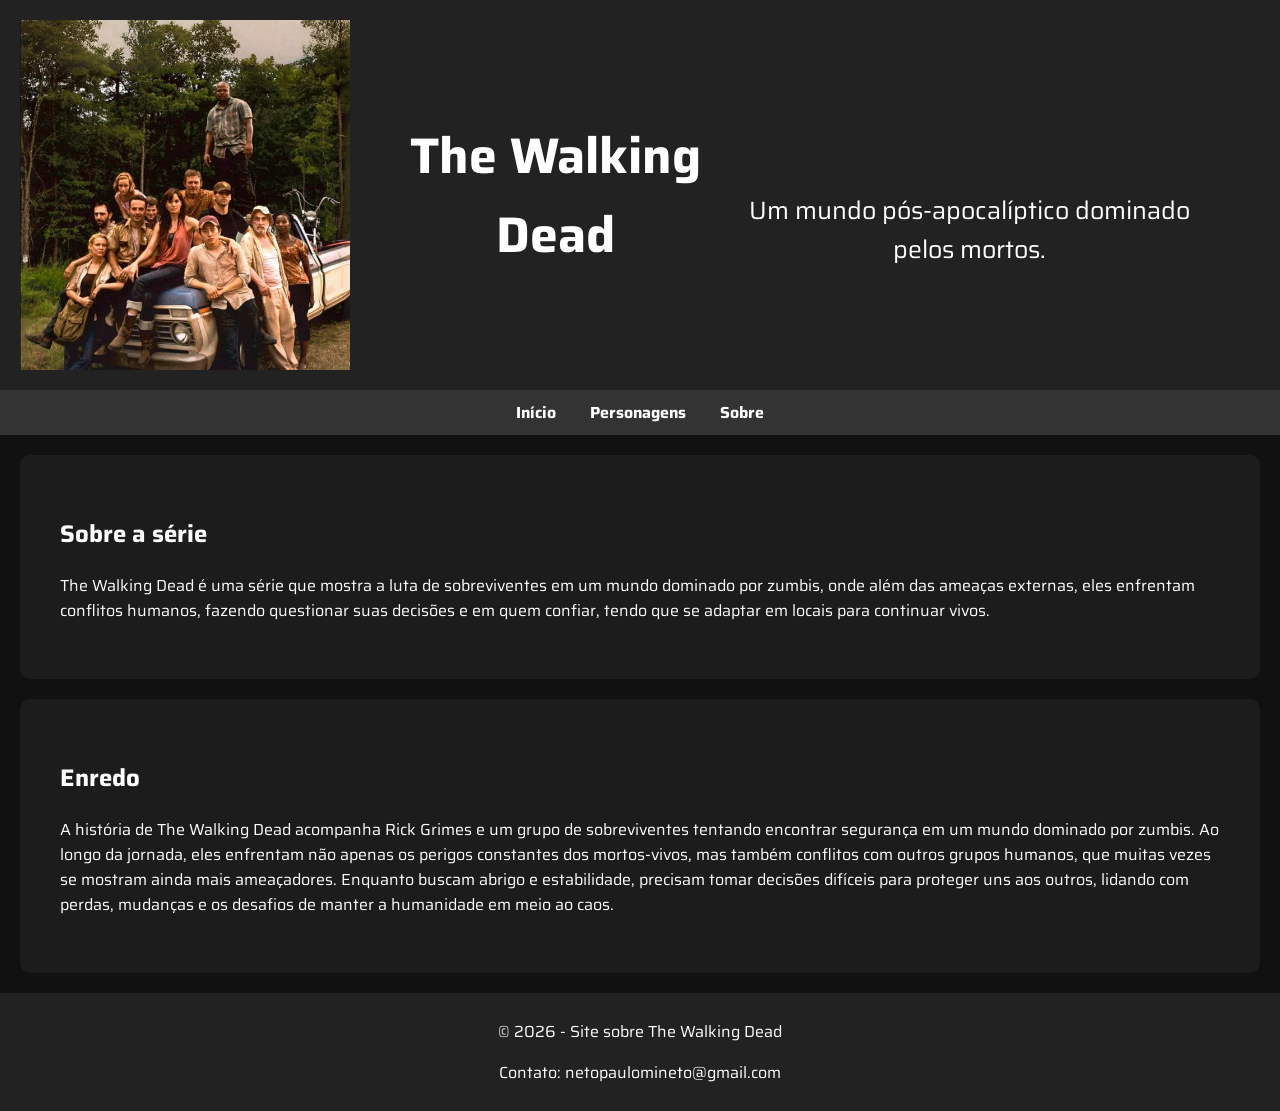
<file: index.html>
<!DOCTYPE html>
<html lang="pt-br">
<head>
    <meta charset="UTF-8">
    <meta name="viewport" content="width=device-width, initial-scale=1.0">
    <title>The Walking Dead</title>
    <link rel="stylesheet" href="./Styles/styles.css">
    <link rel="shortcut icon" href="./img/favicon.ico" type="image/x-icon">
</head>
<body>
    <header>
            <img src="./img/twd logo inicio.webp" alt="Logo Twd" class="TWDLogo"
        <div class="texto-header">
            <h1 class="titulo1"> The Walking Dead</h1>
            <p class="paragrafo1"> Um mundo pós-apocalíptico dominado pelos mortos.</p>
        </div>

    </header>

    <nav>
        <a href="index.html">Início</a>
        <a href="personagens.html">Personagens</a>
        <a href="sobre.html">Sobre</a>
    </nav>

    <main>
        <Section>
            <h2>Sobre a série</h2>
            <p>
                The Walking Dead é uma série que mostra a luta de sobreviventes em um mundo dominado por zumbis, onde além das ameaças externas, eles enfrentam conflitos humanos, fazendo questionar suas decisões e em quem confiar, tendo que se adaptar em locais para continuar vivos.
            </p>
        </Section>

        <section>
            <h2>Enredo</h2>
            <p>
                A história de The Walking Dead acompanha Rick Grimes e um grupo de sobreviventes tentando encontrar segurança em um mundo dominado por zumbis. Ao longo da jornada, eles enfrentam não apenas os perigos constantes dos mortos-vivos, mas também conflitos com outros grupos humanos, que muitas vezes se mostram ainda mais ameaçadores. Enquanto buscam abrigo e estabilidade, precisam tomar decisões difíceis para proteger uns aos outros, lidando com perdas, mudanças e os desafios de manter a humanidade em meio ao caos.
            </p>
        </section>

    </main>

    <footer>
        <p>© 2026 - Site sobre The Walking Dead</p>
        <p>Contato: netopaulomineto@gmail.com</p>
    </footer>
    
</body>
</html>
</file>
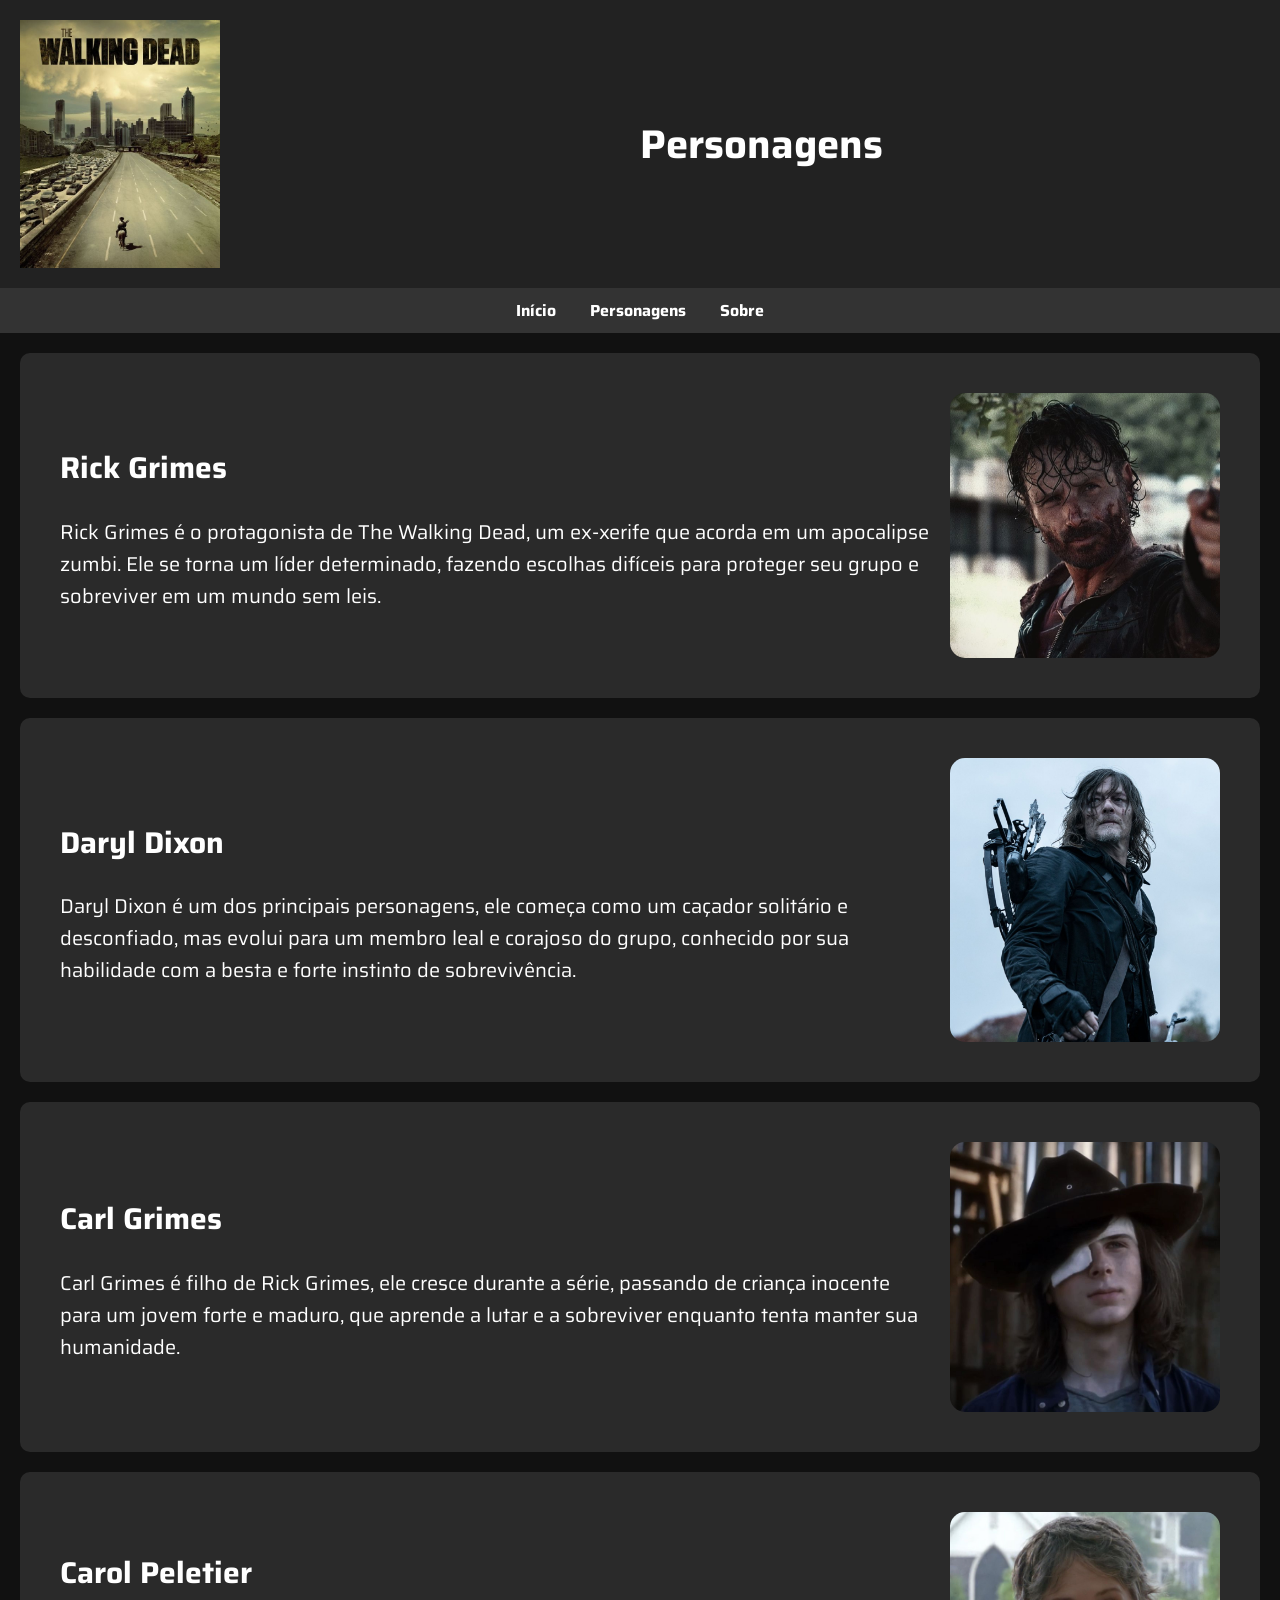
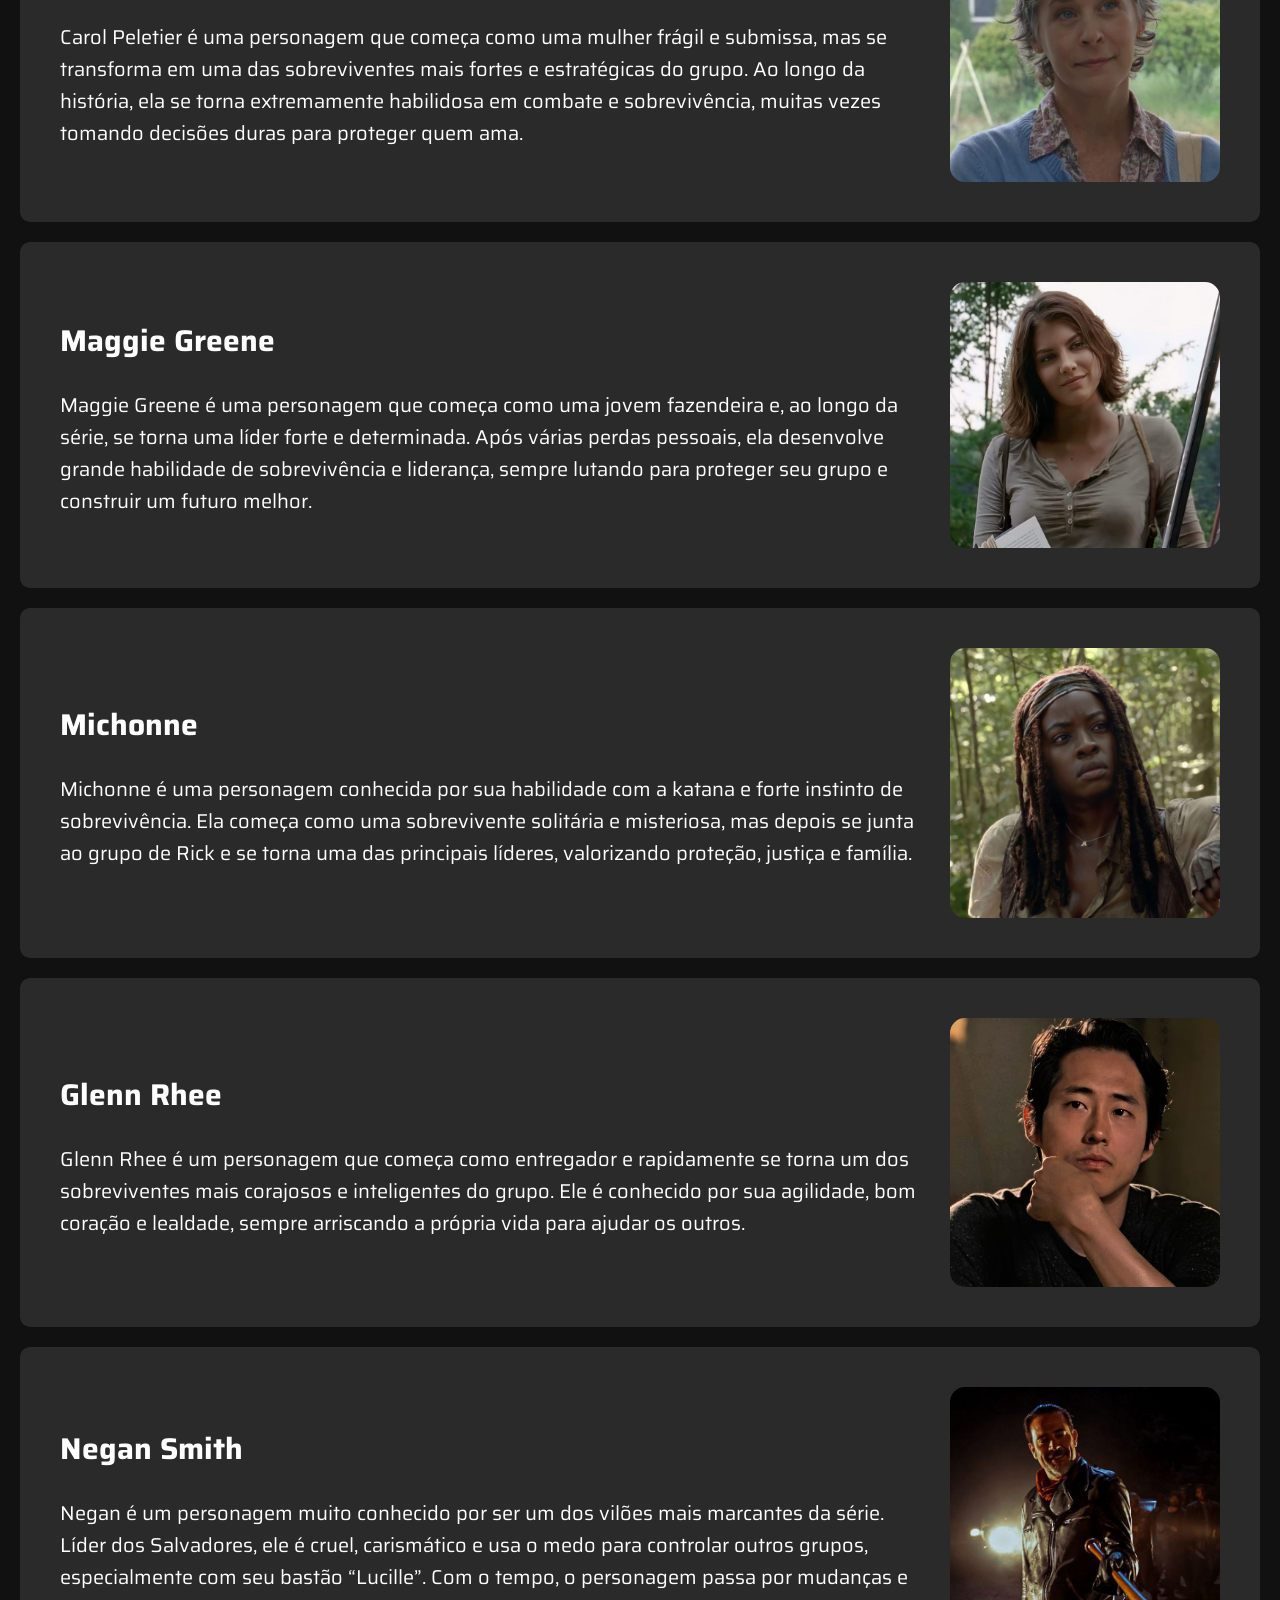
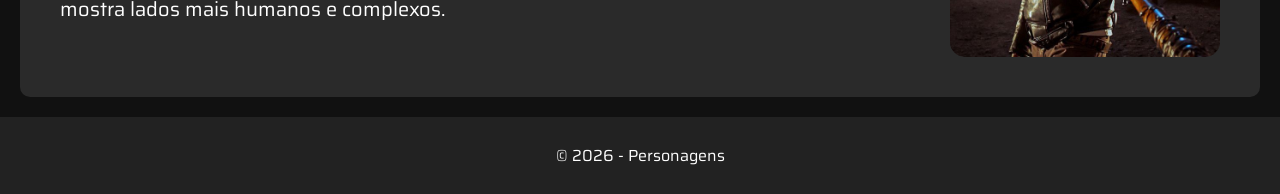
<file: personagens.html>
<!DOCTYPE html>
<html lang="pt-br">
<head>
    <meta charset="UTF-8">
    <meta name="viewport" content="width=device-width, initial-scale=1.0">
    <title>Personagens</title>
    <link rel="stylesheet" href="./Styles/personagens.css">
    <link rel="shortcut icon" href="./img/favicon.ico" type="image/x-icon">
</head>
<body>
    <header>
        <img src="./img/logo.jpg" alt="logo twd" class="logotwd">
        <h1 class="titulo2">Personagens</h1>
    </header>

    <nav>
        <a href="index.html">Início</a>
        <a href="personagens.html">Personagens</a>
        <a href="sobre.html">Sobre</a>
    </nav>

    <main>
        <section class="secao-personagens">
            <div>
                <h2 class="nome1">Rick Grimes</h2>
                <p>Rick Grimes é o protagonista de The Walking Dead, um ex-xerife que acorda em um apocalipse zumbi. Ele se torna um líder determinado, fazendo escolhas difíceis para proteger seu grupo e sobreviver em um mundo sem leis.</p>
            </div>
            <img src="./img/Rick.jpg" alt="Rick Grimes" class="fotop1">
                
            
        </section>

        <section class="secao-personagens">
            <div>
                <h2 class="nome2">Daryl Dixon</h2>
                <p>Daryl Dixon é um dos principais personagens, ele começa como um caçador solitário e desconfiado, mas evolui para um membro leal e corajoso do grupo, conhecido por sua habilidade com a besta e forte instinto de sobrevivência.</p>
            </div>
            <img src="./img/Daryl2.png" alt="Daryl dixon" class="fotop2">
        </section>

        <section class="secao-personagens">
            <div>
                <h2 class="nome3">Carl Grimes</h2>
                <p>Carl Grimes é filho de Rick Grimes, ele cresce durante a série, passando de criança inocente para um jovem forte e maduro, que aprende a lutar e a sobreviver enquanto tenta manter sua humanidade.</p>
            </div>
            <img src="./img/Carl.jpg" alt="Carl Grimes" class="fotop3">
        </section>

        <section class="secao-personagens">
            <div>
                <h2 class="nome4">Carol Peletier</h2>
                <p>Carol Peletier é uma personagem que começa como uma mulher frágil e submissa, mas se transforma em uma das sobreviventes mais fortes e estratégicas do grupo. Ao longo da história, ela se torna extremamente habilidosa em combate e sobrevivência, muitas vezes tomando decisões duras para proteger quem ama.</p>
            </div>
                <img src="./img/Carol.jpg" alt="Carol" class="fotop4">
        </section>

        <section class="secao-personagens">
            <div>
                <h2 class="nome5">Maggie Greene</h2>
                <p>Maggie Greene é uma personagem que começa como uma jovem fazendeira e, ao longo da série, se torna uma líder forte e determinada. Após várias perdas pessoais, ela desenvolve grande habilidade de sobrevivência e liderança, sempre lutando para proteger seu grupo e construir um futuro melhor.</p>
            </div>
                <img src="./img/maggie.jpg" alt="Maggie" class="fotop5">
            
        </section>

        <section class="secao-personagens">
            <div>
                <h2 class="nome6">Michonne</h2>
                <p>Michonne é uma personagem conhecida por sua habilidade com a katana e forte instinto de sobrevivência. Ela começa como uma sobrevivente solitária e misteriosa, mas depois se junta ao grupo de Rick e se torna uma das principais líderes, valorizando proteção, justiça e família.</p>
            </div>
             <img src="./img/Michonne.jpg" alt="Michonne" class="fotop6">
        </section>

        <section class="secao-personagens">
            <div>
                <h2 class="nome7">Glenn Rhee</h2>
                <p>Glenn Rhee é um personagem que começa como entregador e rapidamente se torna um dos sobreviventes mais corajosos e inteligentes do grupo. Ele é conhecido por sua agilidade, bom coração e lealdade, sempre arriscando a própria vida para ajudar os outros.</p>
            </div>
            <img src="./img/Gleen.jpg" alt="Glenn" class="fotop7">
        </section>

        <section class="secao-personagens">
            <div>
                <h2 class="nome8"> Negan Smith</h2>
                <p>Negan é um personagem muito conhecido por ser um dos vilões mais marcantes da série. Líder dos Salvadores, ele é cruel, carismático e usa o medo para controlar outros grupos, especialmente com seu bastão “Lucille”. Com o tempo, o personagem passa por mudanças e mostra lados mais humanos e complexos.</p>
            </div>
            <img src="./img/Negan.jpg" alt="Negan Smith" class="fotop8">
        </section>
    </main>

    <footer>
        <p>© 2026 - Personagens</p>
    </footer>
    
</body>
</html>
</file>
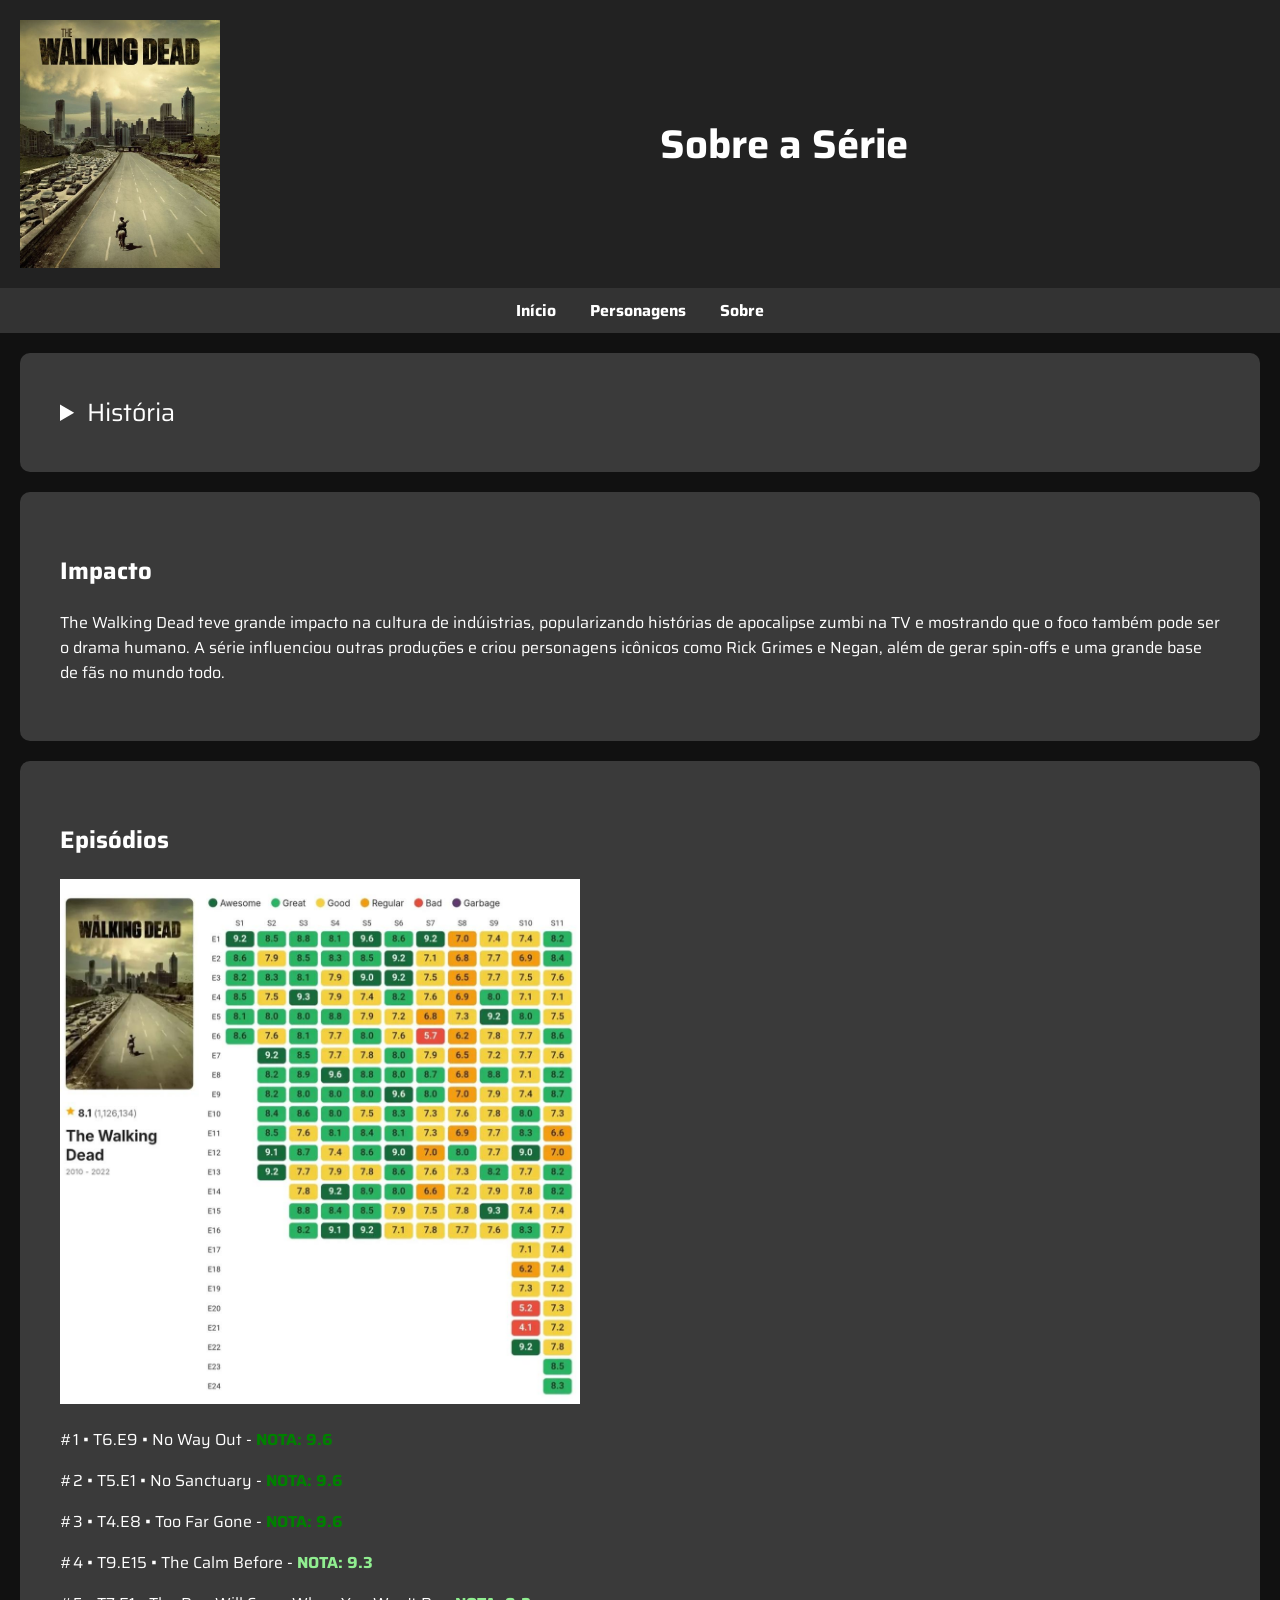
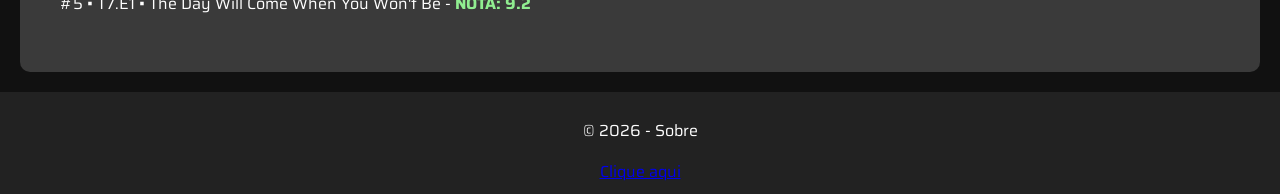
<file: sobre.html>
<!DOCTYPE html>
<html lang="pt-br">
<head>
    <meta charset="UTF-8">
    <meta name="viewport" content="width=device-width, initial-scale=1.0">
    <title>Sobre</title>
    <link rel="stylesheet" href="./Styles/sobre.css">
    <link rel="shortcut icon" href="./img/favicon.ico" type="image/x-icon">
</head>
<body>
    <header>
        <img src="./img/logo.jpg" alt="twd logo" class="logotwd">
        <h1 class="sobre1">Sobre a Série</h1>
    </header>
    
    
    <nav>
        <a href="index.html">Início</a>
        <a href="personagens.html">Personagens</a>
        <a href="sobre.html">Sobre</a>
    </nav>

    <main>
        <section>
            <details>
    <summary class="sumary1">História</summary>
    <div class="colunas">
        <ol>
            The Walking Dead é uma série que se passa em um mundo pós-apocalíptico devastado por um surto zumbi, onde a maior parte da humanidade foi destruída e os sobreviventes precisam lutar diariamente para continuar vivos não só contra os zumbis, mas também contra outros humanos. <br>
    <br>
A história começa com Rick Grimes, um policial que acorda de um coma e descobre que o mundo acabou. Ele busca sua família e acaba liderando um grupo de sobreviventes. Ao longo da série, esse grupo enfrenta diversos desafios, como falta de comida, abrigo, doenças e, principalmente, conflitos com outros sobreviventes. <br>
<br>
Um dos primeiros grandes arcos acontece na prisão, onde o grupo tenta construir uma vida mais segura. Depois disso, eles enfrentam o Governador, um líder cruel que comanda uma comunidade chamada Woodbury. Esse conflito mostra que os humanos podem ser tão perigosos quanto os zumbis. <br>
<br>
Mais tarde, eles passam por situações ainda mais difíceis, como o Terminus, um local que parecia seguro mas se revela uma armadilha. Depois, o grupo encontra Alexandria, uma comunidade mais organizada, onde tentam reconstruir uma vida normal. Nesse período, surgem novas ameaças, como os Lobos e outras hordas de zumbis. <br>
<br>
Um dos vilões mais marcantes é Negan, líder dos Salvadores. Ele impõe seu domínio com violência e medo, usando seu bastão “Lucille”. Esse arco é um dos mais importantes da série, pois muda completamente a dinâmica dos sobreviventes e causa grandes perdas no grupo. <br>
<br>
Com o tempo, personagens como Maggie Greene, Carol Peletier e Michonne se tornam líderes fortes, ajudando a reconstruir comunidades e enfrentar novas ameaças, como os Sussurradores, um grupo que se disfarça entre os zumbis usando peles dos mortos. <br>
<br>
A série mostra constantemente que o maior perigo não são apenas os mortos-vivos, mas a própria humanidade em colapso, e como cada personagem precisa mudar para sobreviver nesse novo mundo. <br>
        </ol>

    </div>
    </details>
    </section>
            
        </section>

        <section>
            <h2>Impacto</h2>
            <p>The Walking Dead teve grande impacto na cultura de indúistrias, popularizando histórias de apocalipse zumbi na TV e mostrando que o foco também pode ser o drama humano. A série influenciou outras produções e criou personagens icônicos como Rick Grimes e Negan, além de gerar spin-offs e uma grande base de fãs no mundo todo.</p>
        </section>

        <section>
            <h2>Episódios</h2>
            <img src="img/IMDB twd.jpg" alt="IMDB" class="IMDB">
            <p>#1 ∙ T6.E9 ∙ No Way Out - <strong class="nota2">NOTA: 9.6</strong></p>
            <p>#2 ∙ T5.E1 ∙ No Sanctuary - <strong class="nota2">NOTA: 9.6</strong></p>
            <p>#3 ∙ T4.E8 ∙ Too Far Gone - <strong class="nota2">NOTA: 9.6</strong></p>
            <p>#4 ∙ T9.E15 ∙ The Calm Before - <strong class="nota1">NOTA: 9.3</strong></p>
            <p>#5 ∙ T7.E1 ∙ The Day Will Come When You Won't Be - <strong class="nota3">NOTA: 9.2</strong></p>
        
        </section>
    </main>
    <footer>
        <p>© 2026 - Sobre</p>
        <a href="https://paulomneto22.github.io/Portifolio/">Clique aqui</a>
    </footer>
</body>
</html>
</file>
<file: Styles/styles.css>
@import url('https://fonts.googleapis.com/css2?family=Cabin:ital,wght@0,400..700;1,400..700&family=Krona+One&family=Montserrat:ital,wght@0,100..900;1,100..900&family=Open+Sans:ital,wght@0,300..800;1,300..800&family=Playfair+Display:ital,wght@0,400..900;1,400..900&family=Saira:ital,wght@0,100..900;1,100..900&display=swap');

body {
    margin: 0;
    font-family: "Saira", sans-serif;
    background-color: #111;
    color: white;
}

header {
    background-color: #222;
    padding: 20px;
    text-align: center;
}

nav {
    background-color: #333;
    padding: 10px;
    text-align: center;
}

nav a {
    color: white;
    margin: 0 15px;
    text-decoration: none;
    font-weight: bold;
}

nav a:hover {
    color: rgb(7, 141, 7);
}

section {
    background-color: #1c1c1c;
    margin: 20px;
    padding: 40px;
    border-radius: 10px;
}

footer {
    background-color: #222;
    text-align: center;
    padding: 10px;
}

header {
    background-color: #222;
    padding: 20px;
    display: flex;
    align-items: center;
    gap: 20px;
}

.TWDLogo {
    width: 330px;
    cursor: pointer;
}


.texto-header {
    text-align: center;
    
}


.paragrafo1{
    margin: 0px;
    color: rgb(255, 255, 255);
    font-size: 25px;
    margin-top: 70px;
    margin-right: 60px;
    transition: 0.2s ease;
}

.paragrafo1:hover{
    transform: scale(1.1);
    color: rgb(11, 85, 3);
}

.titulo1{
    font-size: 50px;
    margin-left: 23px;
    transition: 0.3s ease;
}

.titulo1:hover{
    transform: scale(1.1);
    color: rgb(11, 85, 3);
}
</file>
<file: Styles/personagens.css>
@import url('styles.css');

.secao-personagens{
    background-color: #2a2a2a;
    display: flex;
    align-items: center;
    font-size: 20px;

}

.titulo2{
    text-align: center;
    margin-left: 400px;
    transition: 0.2s ease;
    font-size: 40px;
}

.titulo2:hover{
    transform: scale(1.1);
    color: rgb(21, 255, 0);
}

.fotop1{
    width: 270px;
    border-radius: 15px;
    margin-left: 19px;
    transition: 0.2s ease;
    
}

.fotop1:hover{
    transform: scale(1.1);
}

.fotop2{
    width: 270px;
    border-radius: 15px;
    margin-left: 32px;
    transition: 0.2s ease;
}

.fotop2:hover{
    transform: scale(1.1);
}

.fotop3{
    width: 270px;
    border-radius: 15px;
    margin-left: 32px;
    transition: 0.2s ease;
}

.fotop3:hover{
    transform: scale(1.1);
}

.fotop4{
    width: 270px;
    border-radius: 15px;
    margin-left: 32px;
    transition: 0.2s ease;
}

.fotop4:hover{
    transform: scale(1.1);
}

.fotop5{
    width: 270px;
    border-radius: 15px;
    margin-left: 32px;
    transition: 0.2s ease;
}

.fotop5:hover{
    transform: scale(1.1);
}

.fotop6{
    width: 270px;
    border-radius: 15px;
    margin-left: 32px;
    transition: 0.2s ease;
}

.fotop6:hover{
    transform: scale(1.1);
}

.fotop7{
    width: 270px;
    border-radius: 15px;
    margin-left: 32px;
    transition: 0.2s ease;
}

.fotop7:hover{
    transform: scale(1.1);
}

.fotop8{
    width: 270px;
    border-radius: 15px;
    margin-left: 32px;
    transition: 0.2s ease;
}

.fotop8:hover{
    transform: scale(1.1);
}

.nome1{
     transition: 0.3s ease;
}

.nome1:hover{
    transform: scale(1.03);
    color: blue;
}

.nome2{
     transition: 0.3s ease;
}

.nome2:hover{
    transform: scale(1.03);
    color: rgb(41, 155, 15);
}

.nome3{
     transition: 0.3s ease;
}

.nome3:hover{
    transform: scale(1.03);
    color: rgb(0, 238, 255);
}

.nome4{
     transition: 0.3s ease;
}

.nome4:hover{
    transform: scale(1.03);
    color: rgb(255, 255, 255);
}

.nome5{
     transition: 0.3s ease;
}

.nome5:hover{
    transform: scale(1.03);
    color: rgb(251, 46, 248);
}

.nome6{
     transition: 0.3s ease;
}

.nome6:hover{
    transform: scale(1.03);
    color: rgb(95, 249, 34);
}

.nome7{
     transition: 0.3s ease;
}

.nome7:hover{
    transform: scale(1.03);
    color: rgb(255, 233, 36);
}

.nome8{
     transition: 0.3s ease;
}

.nome8:hover{
    transform: scale(1.03);
    color: rgb(255, 0, 0);
}

.logotwd{
    width: 200px;
    
}
</file>
<file: Styles/sobre.css>
@import url('styles.css');

section {
    background-color: #3a3a3a;
}

.sumary1{
    font-size: 25px;
}

.sobre1{
    display: flex;
    margin: auto;
    transition: 0.2s ease;
    margin-left: 420px;
    font-size: 40px;
}

.sobre1:hover{
    transform: scale(1.1);
    color: green;
}

.IMDB{
    width: 520px;
}

.nota2{
    color: green
}

.nota1{
    color: lightgreen
}

.nota3{
    color: lightgreen
}

.logotwd{
    width: 200px;
}
</file>
